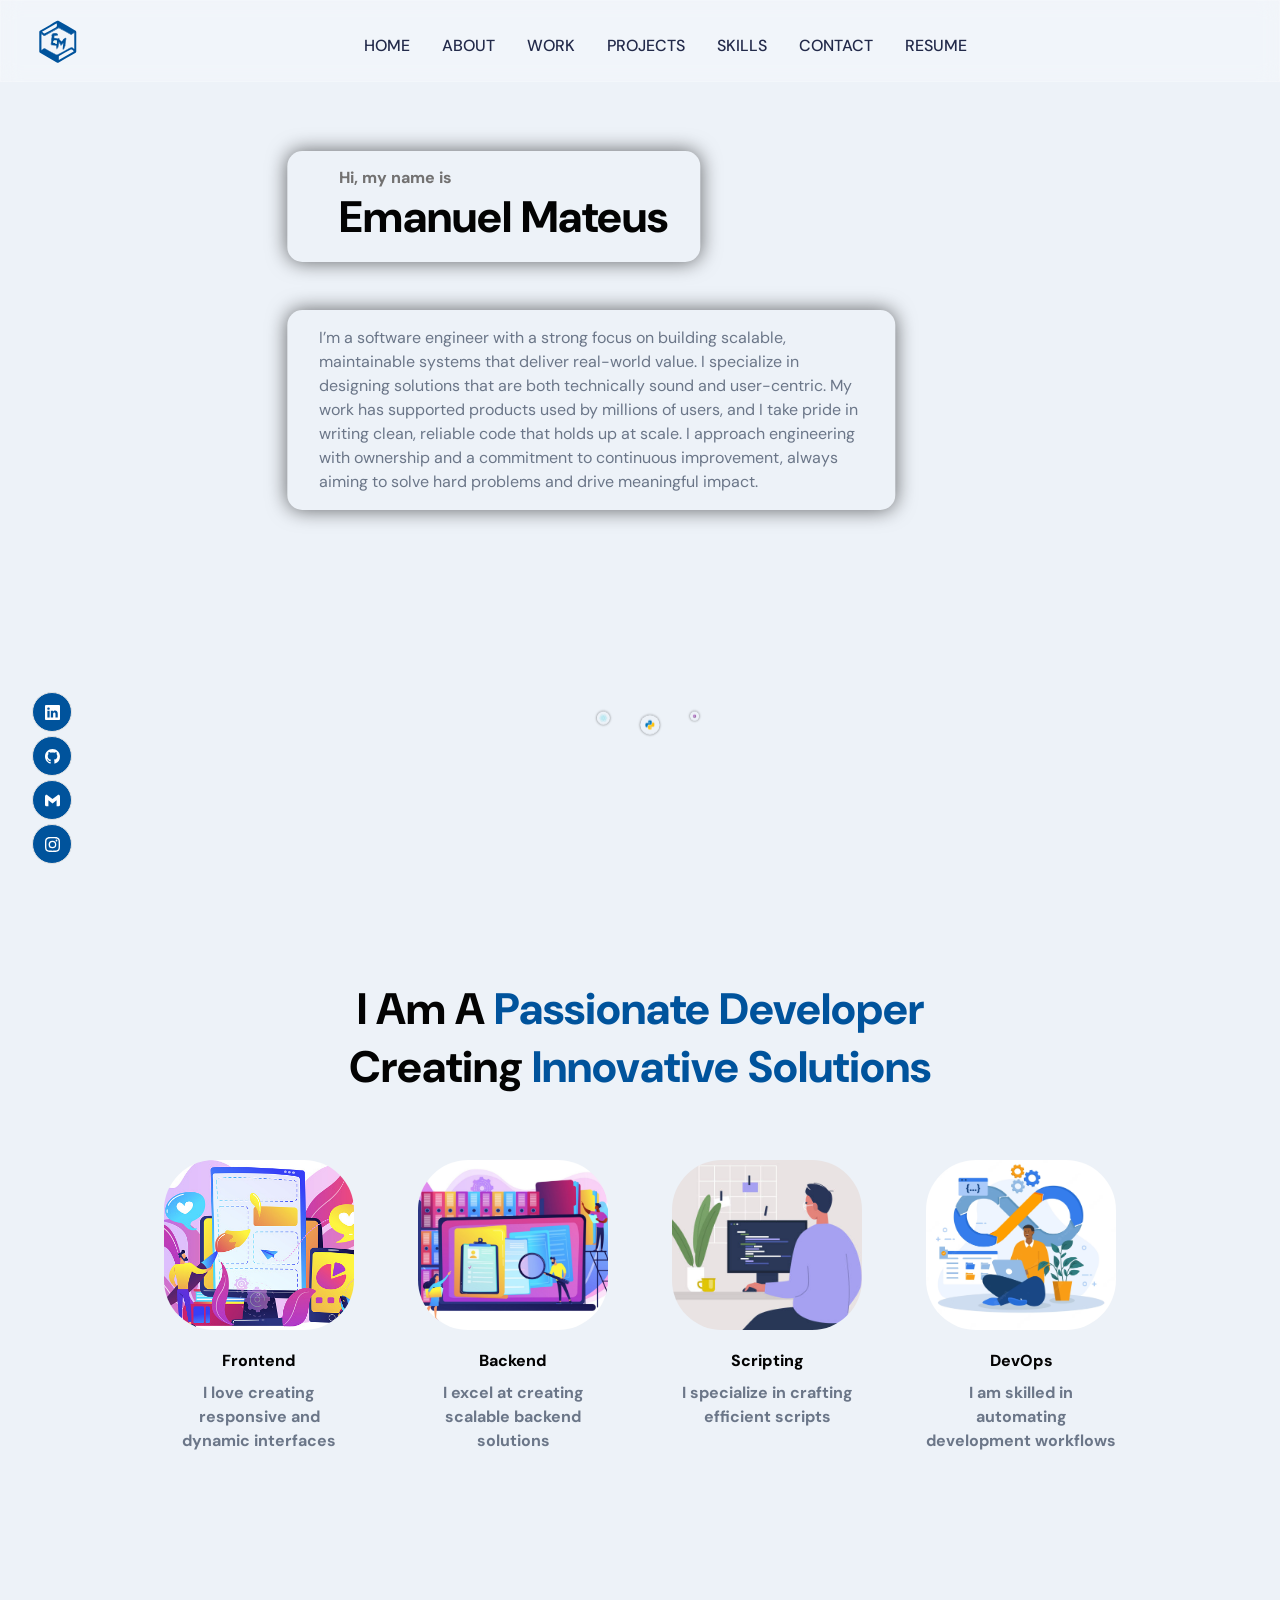
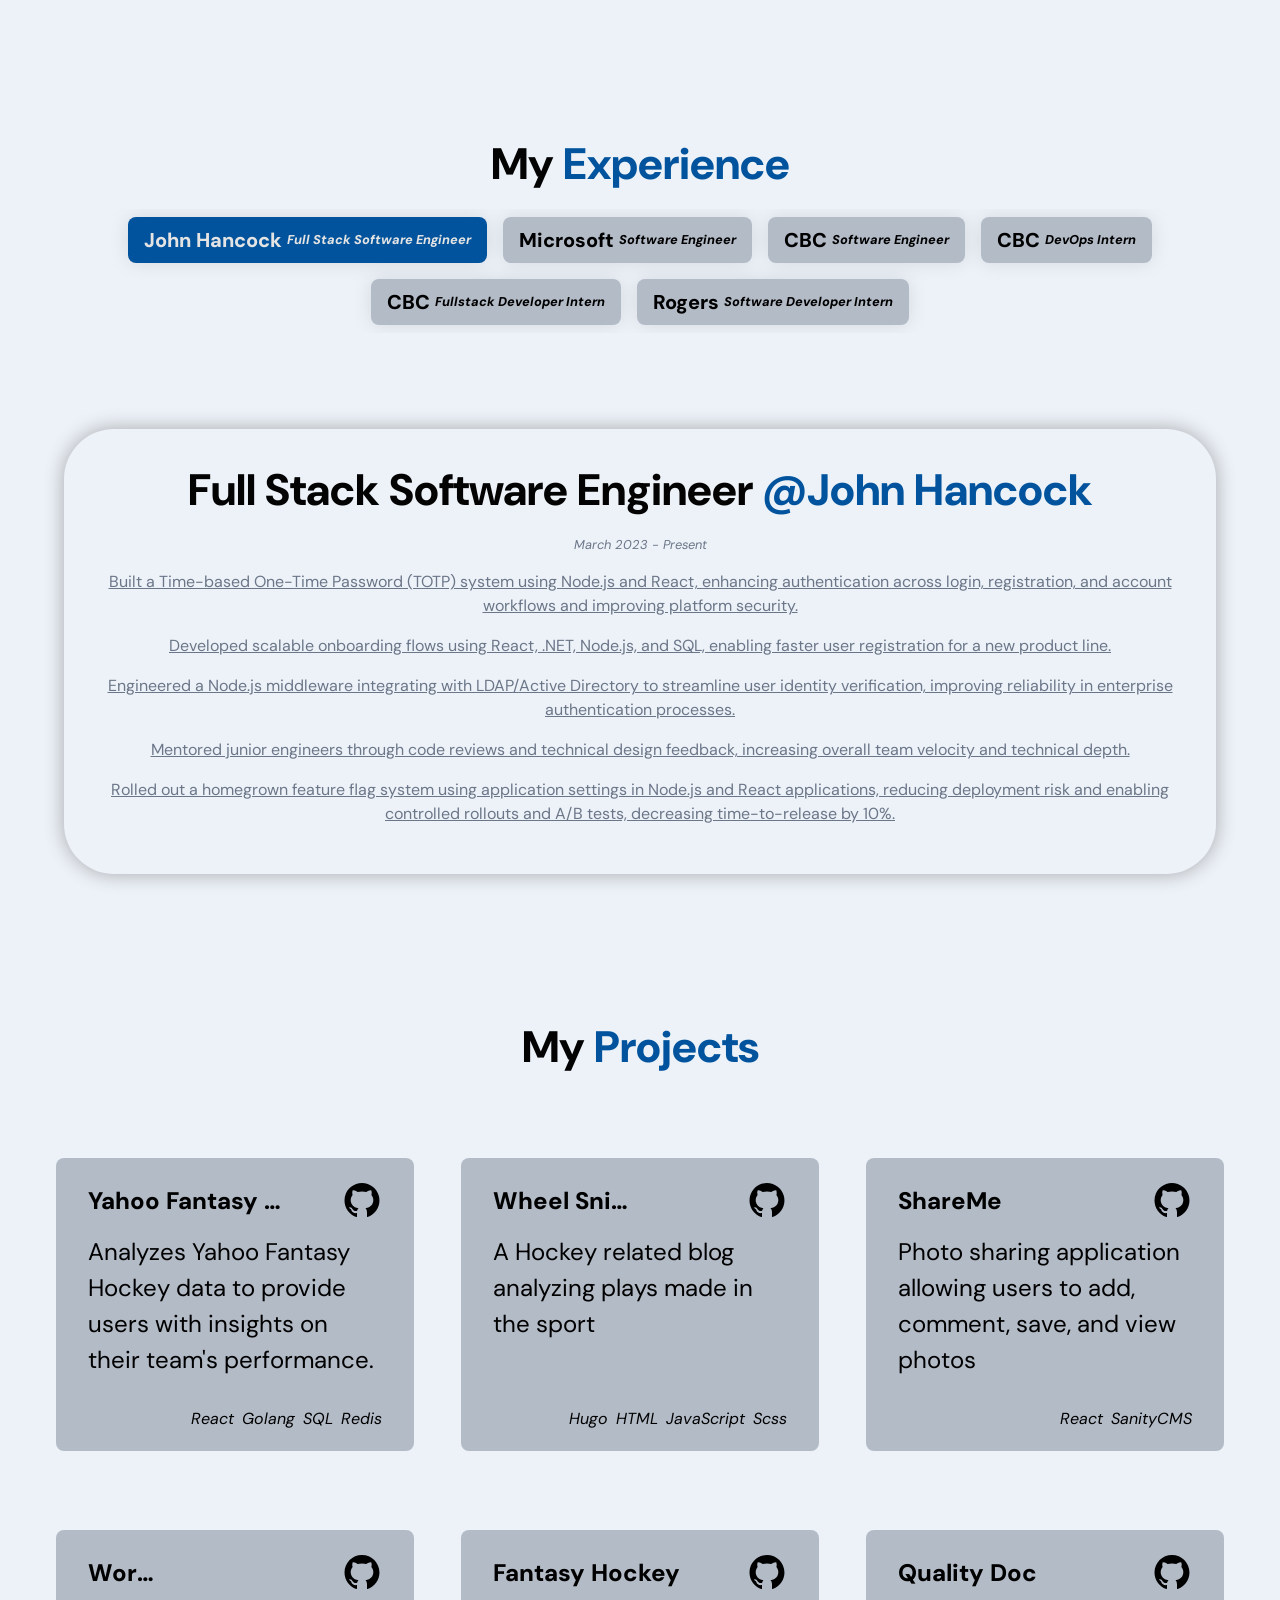
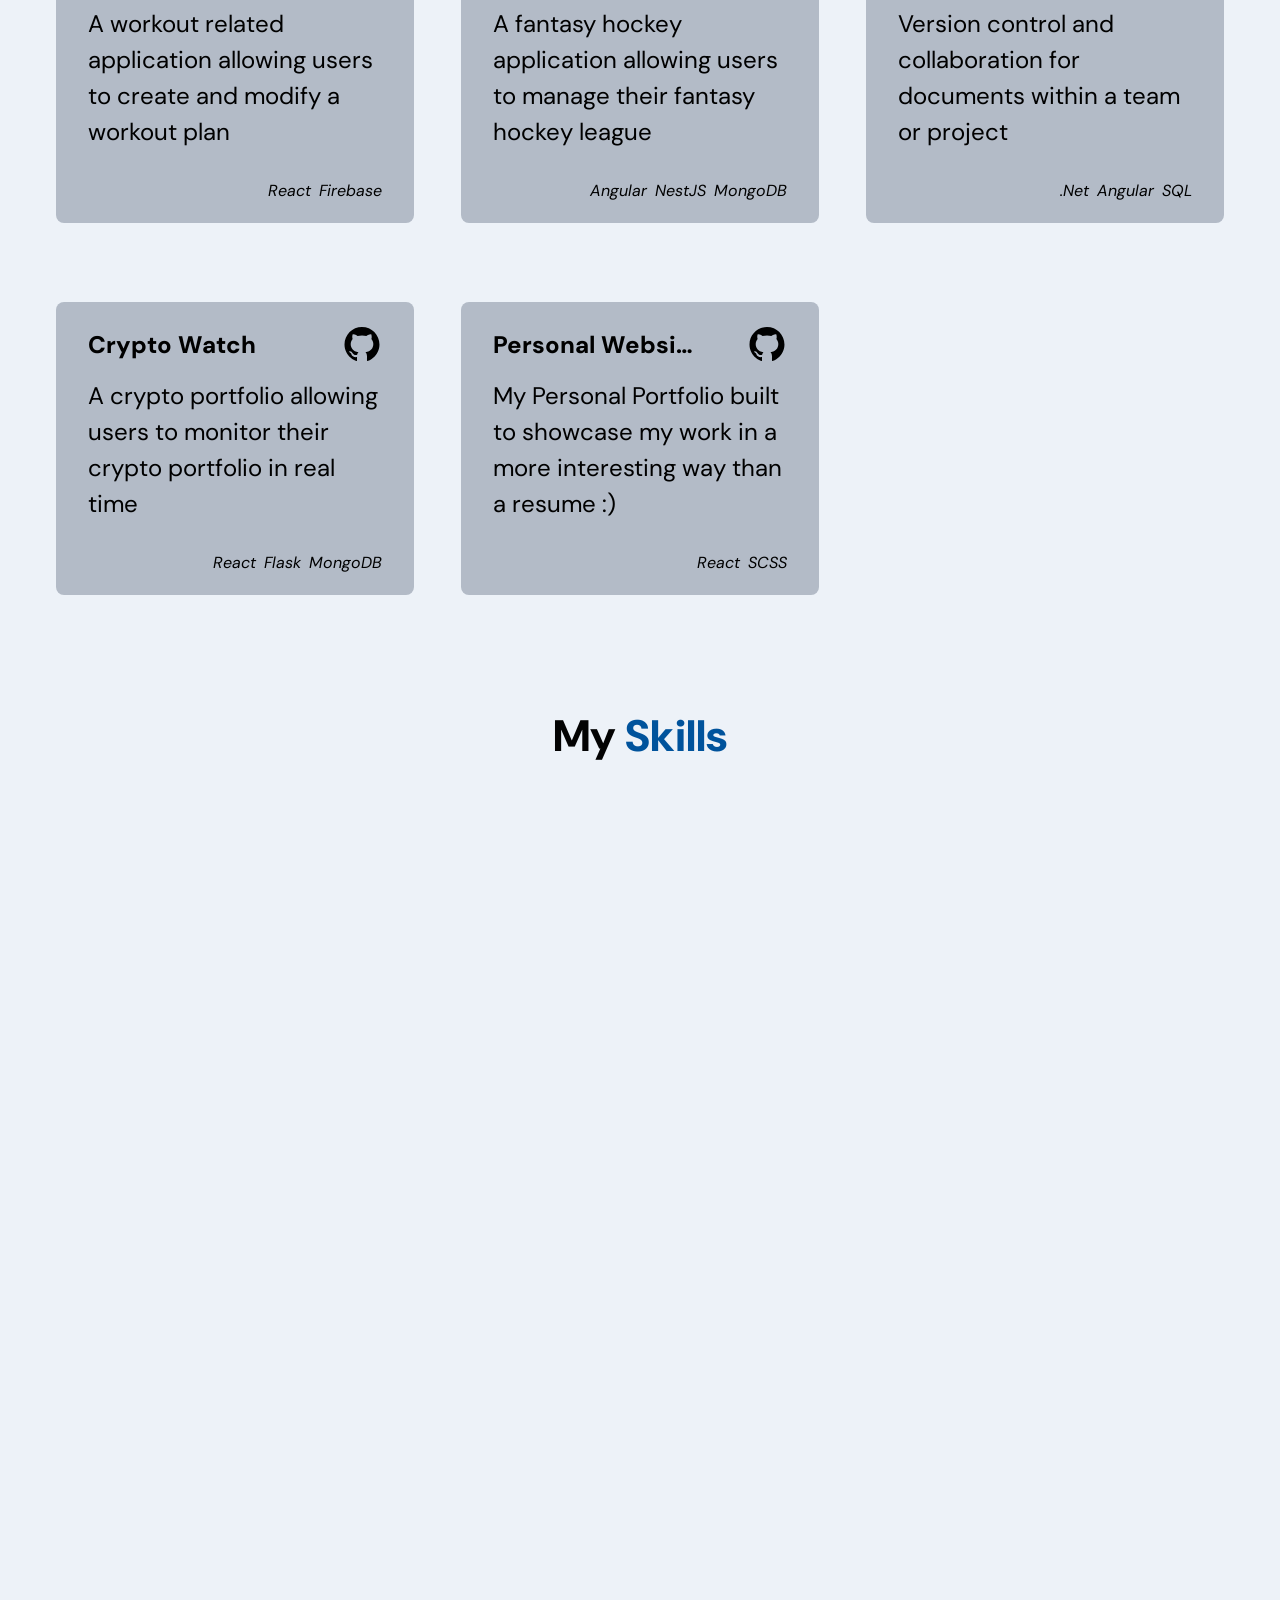
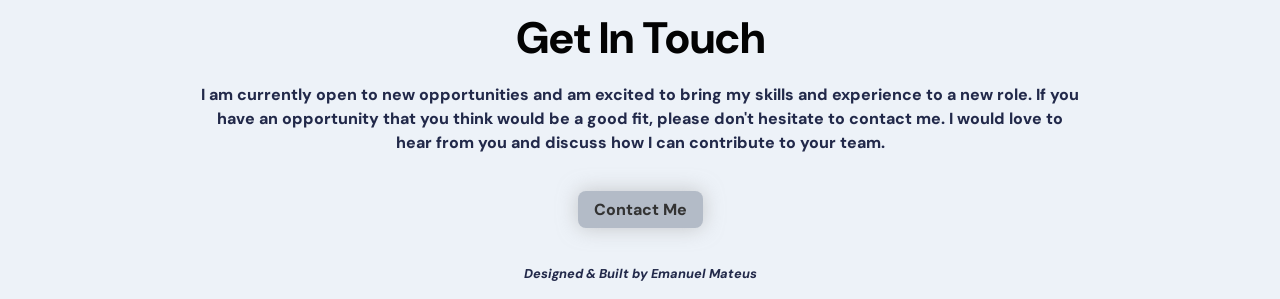
<file: index.html>
<!doctype html><html lang="en"><head><meta charset="utf-8"/><link rel="icon" href="/favicon.ico"/><meta name="viewport" content="width=device-width,initial-scale=1"/><meta name="theme-color" content="#000000"/><meta name="description" content="Web site created using create-react-app"/><link rel="apple-touch-icon" href="/logo192.png"/><link rel="manifest" href="/manifest.json"/><title>Emanuel Mateus</title><script async src="https://www.googletagmanager.com/gtag/js?id=G-9WCVSPR02T"></script><script>function gtag(){dataLayer.push(arguments)}window.dataLayer=window.dataLayer||[],gtag("js",new Date),gtag("config","G-9WCVSPR02T")</script><script defer="defer" src="/static/js/main.cc4bb267.js"></script><link href="/static/css/main.1e2263fa.css" rel="stylesheet"></head><body><noscript>You need to enable JavaScript to run this app.</noscript><div id="root"></div></body></html>
</file>
<file: static/css/main.1e2263fa.css>
@import url(https://fonts.googleapis.com/css2?family=DM+Sans:wght@400;500;700&display=swap);:root{--font-base:"DM Sans",sans-serif;--primary-color:#edf2f8;--opposite-primary-color:rgba(13,21,56,.908);--secondary-color:#00539c;--opposite-secondary-color:#eea47f;--black-color:#030303;--lightGray-color:#e4e4e4;--gray-color:#6b7688;--item-color:#b3bbc7;--brown-color:#46364a;--white-color:#fff}*{box-sizing:border-box;margin:0;padding:0;scroll-behavior:smooth}html:before{background-color:#edf2f8;background-color:var(--primary-color);content:"";height:100vh;left:0;position:fixed;top:0;width:100vw;z-index:-1}#about{min-height:75vh;position:relative}.app__about-section{flex:1 1;flex-direction:column;margin:5rem 0;width:100%}.app__profiles{flex-wrap:wrap;justify-content:center;margin-top:2rem}.app__profile-item,.app__profiles{align-items:flex-start;display:flex}.app__profile-item{flex-direction:column;justify-content:flex-start;margin:2rem;width:190px}.app__profile-item img{border-radius:50px;height:170px;object-fit:cover;width:100%}@media screen and (min-width:2000px){.app__profile-item img{height:320px}}.app__profile-item .profile-description,.app__profile-item .profile-title{text-align:center;width:100%}@media screen and (min-width:2000px){.app__profile-item{margin:2rem 4rem;width:370px}}.app__navbar{backdrop-filter:blur(10px);-webkit-backdrop-filter:blur(4px);background:hsla(0,0%,100%,.25);border:1px solid hsla(0,0%,100%,.18);justify-content:space-between;padding:1rem 2rem;position:fixed;width:100%;z-index:2}.app__navbar,.app__navbar-logo{align-items:center;display:flex}.app__navbar-logo{justify-content:flex-start}.app__navbar-logo img{width:50px}@media screen and (min-width:2500px){.app__navbar-logo img{width:80px}}.app__navbar-links{align-items:center;display:flex;flex:1 1;justify-content:center;list-style:none}.app__navbar-links li{cursor:pointer;flex-direction:column;margin:0 1rem}.app__navbar-links li div{background:transparent;border-radius:50%;height:5px;margin-bottom:5px;width:5px}.app__navbar-links li a{color:var(--opposite-primary-color);flex-direction:column;font-weight:500;text-decoration:none;text-transform:uppercase;transition:all .3s ease-in-out}.app__navbar-links li a:hover{color:var(--secondary-color)}.app__navbar-links li:hover div{background-color:var(--secondary-color)}@media screen and (max-width:900px){.app__navbar-links{display:none}}.app__navbar-menu{align-items:center;background-color:var(--secondary-color);border-radius:50%;display:flex;height:35px;justify-content:center;position:relative;width:35px}.app__navbar-menu svg{color:var(--white-color);height:70%;width:70%}.app__navbar-menu div{align-items:flex-end;background-color:var(--opposite-primary-color);background-repeat:repeat;background-size:cover;bottom:0;box-shadow:0 0 20px hsla(0,0%,66%,.15);display:flex;flex-direction:column;height:100vh;justify-content:flex-end;padding:1rem;position:fixed;right:0;top:0;width:80%;z-index:5}.app__navbar-menu div svg{color:var(--secondary-color);height:35px;margin:.5rem 1rem;width:35px}.app__navbar-menu div ul{align-items:flex-start;display:flex;flex-direction:column;height:100%;justify-content:flex-start;list-style:none;margin:0;padding:0;width:100%}.app__navbar-menu div ul li{margin:1rem}.app__navbar-menu div ul li a{color:var(--white-color);font-size:1rem;font-weight:500;text-decoration:none;text-transform:uppercase;transition:all .3s ease-in-out}.app__navbar-menu div ul li a:hover{color:var(--secondary-color)}@media screen and (min-width:900px){.app__navbar-menu,.app__navbar-menu div{display:none}}.app__social{bottom:0;flex-direction:column;left:0;padding:2rem;position:fixed;z-index:2}.app__social div{align-items:center;background-color:var(--secondary-color);border:1px solid var(--lightGray-color);border-radius:50%;display:flex;height:40px;justify-content:center;margin:.25rem 0;transition:all .3s ease-in-out;width:40px}.app__social div svg{color:var(--white-color);height:15px;width:15px}.app__social div:hover{scale:1.2}@media screen and (min-width:2000px){.app__social div{height:50px;margin:.5rem 0;width:50px}.app__social div svg{height:20px;width:20px}}@media screen and (max-width:1200px){.app__social{display:none}}.app_social-footer{display:flex;flex-direction:row}.app_social-footer div{align-items:center;background-color:var(--secondary-color);border:1px solid var(--lightGray-color);border-radius:50%;display:flex;height:40px;justify-content:center;margin:1rem;transition:all .3s ease-in-out;width:40px}.app_social-footer div svg{color:var(--white-color);height:15px;width:15px}.app_social-footer div:hover{scale:1.2}@media screen and (min-width:1201px){.app_social-footer{display:none}}#contact{position:relative}.app__footer-content{align-items:center;display:flex;flex-direction:column;justify-content:center;margin:0 auto;max-width:1200px}.app__footer-content p{color:var(--opposite-primary-color);font-weight:800;line-height:1.5;margin:1rem 10rem;text-align:center}@media screen and (max-width:1200px){.app__footer-content p{margin:1rem 5rem}}#home{min-height:100vh;position:relative}.app__header{flex:1 1;flex-direction:column;height:100%;margin-bottom:5rem;padding:6rem 2rem 0;width:100%}@media screen and (min-width:2000px){.app__header{padding-top:2rem}}@media screen and (max-width:1200px){.app__header{flex-direction:column}}@media screen and (max-width:400px){.app__header{padding:6rem 1rem 2rem}}.app__header-info{align-items:flex-end;display:flex;flex:.65 1;flex-direction:column;height:100%;justify-content:center;margin:0 1rem;width:50%}@media screen and (max-width:1200px){.app__header-info{margin-right:0;width:100%}}.app__header-badge{align-items:flex-start;display:flex;flex-direction:column;justify-content:flex-start;width:100%}.app__header-badge .badge-cmp,.app__header-badge .tag-cmp{border:var(--white-color);border-radius:15px;box-shadow:0 0 20px rgba(0,0,0,.6);flex-direction:row;padding:1rem 2rem;width:auto}@media screen and (max-width:1000px){.app__header-badge .badge-cmp,.app__header-badge .tag-cmp{width:95%}}.app__header-badge .tag-cmp{flex-direction:column;margin-top:3rem}.app__header-badge .tag-cmp p{text-align:left;width:100%}.app__header-badge .badge-cmp-oneliner{color:#727171}@media screen and (max-width:1200px){.app__header-badge{align-items:flex-start;justify-content:flex-start}}.app__header-circles{align-items:flex-start;display:flex;flex:.75 1;flex-direction:row;height:100%;justify-content:space-evenly;margin-left:1rem;width:100%}.app__header-circles div{align-items:center;background:var(--primary-color);border-radius:50%;box-shadow:0 0 20px rgba(0,0,0,.6);display:flex;height:100px;justify-content:center;width:100px}.app__header-circles div img{height:60%;width:60%}.app__header-circles div:first-child{height:100px;width:100px}.app__header-circles div:nth-child(2){height:150px;margin:1.75rem;width:150px}.app__header-circles div:nth-child(3){height:70px;width:70px}@media screen and (min-with:2000px){.app__header-circles div:first-child{height:400px;width:400px}.app__header-circles div:nth-child(2){height:170px;width:170px}.app__header-circles div:nth-child(3){height:200px;width:200px}}@media screen and (max-width:1200px){.app__header-circles{flex-direction:row;flex-wrap:wrap;margin-left:0;width:100%}.app__header-circles div{margin:1rem}}#projects{min-height:75vh;position:relative}.app__projects-section{margin:0 auto;max-width:1200px}.app__projects-section h2{text-align:center}.app__projects-portfolio{grid-gap:15px;display:grid;grid-template-columns:repeat(auto-fill,minmax(350px,1fr));margin-top:50px;position:relative}.app__projects-portfolio .app__project-item{background-color:var(--item-color);border-radius:.5rem;color:#000;margin:2rem 1rem;padding:1rem 2rem;transition:all .3s ease}.app__projects-portfolio .app__project-item:hover{background-color:var(--secondary-color);color:#fff;scale:1.03}.app__projects-portfolio .app__project-item:hover p{color:#d3d3d3}@media screen and (max-width:400px){.app__projects-portfolio .app__project-item{margin:1rem auto;width:95%}}@media screen and (max-width:1080px){.app__projects-portfolio{display:flex;flex-direction:column;justify-content:center}}.app__project-header{align-items:center;display:flex;height:20%;justify-content:space-between;padding:1rem 0;width:100%}.app__project-header a{color:inherit;text-decoration:none}.app__project-header h4{font-size:1.5rem;font-weight:800;max-width:70%;overflow:hidden;text-overflow:ellipsis;white-space:nowrap}.app__project-header h4:hover{margin-top:1rem;overflow:visible;white-space:normal}.app__project-content{flex-direction:column;height:70%;padding:.5rem 0;position:relative;width:100%}.app__project-content p{color:var(--grey-color);font-size:1.5rem;line-height:1.5;max-height:100%;overflow:hidden;text-align:left;text-overflow:ellipsis;width:100%}@media screen and (min-width:2000px){.app__project-content p{font-size:1.5rem}}.app__project-technologies{align-items:center;display:flex;flex-direction:row;height:10%;justify-content:flex-end}.app__project-technologies p{font-style:italic;padding:0 0 .5rem .5rem}#skills{min-height:75vh;position:relative}.app__skills-section{flex:1 1;flex-direction:column;margin:5rem 0;width:100%}.app__skills-container{align-items:flex-start;display:flex;flex-wrap:wrap;justify-content:center;margin-top:2rem}@media screen and (min-width:2000px){.app__skills-container{margin:2rem auto;max-width:40%}}@media screen and (min-width:1200px)and (max-width:2000px){.app__skills-container{margin:2rem auto;max-width:50%}}@media screen and (min-width:1000px)and (max-width:1200px){.app__skills-container{margin:2rem auto;max-width:80%}}@media screen and (max-width:1000px){.app__skills-container{flex-direction:column;width:100%}}.app__skills-list{align-items:flex-start;display:flex;flex:1 1;flex-wrap:wrap;justify-content:center}@media screen and (max-width:1000px){.app__skills-list{align-items:center;justify-content:center;margin-right:0}}.app__skills-item{align-items:center;display:flex;flex-direction:column;justify-content:center;margin:1rem;transition:all .3s ease-in-out}.app__skills-item div{background-color:var(--item-color);border-radius:50%;height:90px;margin:1rem;width:90px}.app__skills-item div img{height:50%;width:50%}.app__skills-item div:hover{box-shadow:0 0 25px var(--grey-color)}@media screen and (min-height:2000px){.app__skills-item div{height:150px;width:150px}}@media screen and (max-height:450px){.app__skills-item div{height:70px;width:70px}}.app__skills-item p{color:var(--gray-color);font-weight:500;margin-top:.5rem;text-align:center}@media screen and (min-width:2000px){.app__skills-item{margin:1rem 2rem}.app__skills-item p{margin-top:1rem}}#work{min-height:75vh;position:relative}.app__work-section{flex:1 1;flex-direction:column;margin:5rem 0;width:100%}.app__work-filter{align-items:center;display:flex;flex-direction:row;flex-wrap:wrap;justify-content:center;margin:1rem 0 2rem;overflow:hidden}.app__work-filter .app__work-filter-item{background-color:var(--item-color);border-radius:.5rem;box-shadow:0 0 20px rgba(0,0,0,.1);color:#000;cursor:pointer;font-size:20px;font-weight:800;margin:.5rem;padding:.5rem 1rem;transition:all .3s ease}.app__work-filter .app__work-filter-item:hover{box-shadow:0 0 40px rgba(0,0,0,.1);scale:1.05}@media screen and (min-width:2000px){.app__work-filter .app__work-filter-item{border-radius:.85;font-size:25px;padding:1rem 2rem}}@media screen and (max-width:1000px)and (min-width:500px){.app__work-filter .app__work-filter-item{min-width:500px}}@media screen and (max-width:500px){.app__work-filter .app__work-filter-item{width:100%}}.app__work-filter .item-active{background-color:var(--secondary-color);color:var(--lightGray-color)}.app__work-filter .item-inactive{display:none}.app__work-portfolio{align-items:center;display:flex;flex-wrap:wrap;justify-content:center}.app__work-portfolio .app__work-item{border-radius:50px;box-shadow:0 0 20px rgba(0,0,0,.3);flex-direction:column;margin:4rem;padding:2rem}.app__work-portfolio .app__work-item .app__work-content-time{color:var(--gray-color);margin:1rem}@media screen and (max-width:1000px){.app__work-portfolio .app__work-item{margin:1rem;padding:1rem}}.app__work-portfolio .item-inactive{display:none}.app__work-content-responsibilities-list li{align-items:center;display:flex;justify-content:center;margin-bottom:1rem;text-align:center;text-decoration:underline}@media screen and (max-width:1000px){.app__work-content-responsibilities-list li{align-items:flex-start;justify-content:flex-start;margin:1rem;text-align:left}}.app{background-color:var(--primary-color);font-family:var(--font-base)}.app__whitebg{background-color:var(--white-color)}.app__primarybg{background-color:var(--primary-color)}.app__container{display:flex;flex-direction:row;min-height:100vh;width:100%}.app__flex{align-items:center;display:flex;justify-content:center}.app__wrapper{flex:1 1;flex-direction:column;padding:4rem 2rem;width:100%}@media screen and (max-width:450px){.app__wrapper{padding:4rem 1rem 2rem}}.head-text{color:var(--black-color);font-size:2.75rem;font-weight:800;text-align:center;text-transform:capitalize}.head-text span{color:var(--secondary-color)}@media screen and (min-width:2000px){.head-text{font-size:4rem}}@media screen and (max-width:450px){.head-text{font-size:2rem}}.p-text{color:var(--gray-color);font-size:1rem;line-height:1.5;text-align:left}@media screen and (min-width:2000px){.p-text{font-size:1.75rem}}.small-text{color:var(--grey-color);font-size:.8rem;font-style:italic;line-height:1.5;text-align:left}@media screen and (min-width:2000px){.small-text{font-size:1.25rem}}.bold-text{color:var(--black-color);font-size:1rem;font-weight:800;text-align:left}@media screen and (min-width:2000px){.bold-text{font-size:2rem}}@media screen and (max-width:450px){.bold-text{font-size:.9rem}}.app__navigation{align-items:center;display:flex;flex-direction:column;justify-content:center;padding:1rem}.app__navigation .app__navigation-dot{background-color:#cbcbcb;border-radius:50%;height:10px;margin:.5rem;transition:background-color .2s ease-in-out;width:10px}.app__navigation .app__navigation-dot:hover{background-color:var(--secondary-color)}@media screen and (min-width:2000px){.app__navigation .app__navigation-dot{height:20px;width:20px}}@media screen and (max-width:500px){.app__navigation,.app__social{display:none}.copyright{padding:2rem}}.link-btn{background-color:var(--item-color);border-radius:.5rem;box-shadow:0 0 20px hsla(0,0%,66%,.6);color:#333;cursor:pointer;display:inline-block;font-size:1rem;font-weight:800;padding:.5rem 1rem;text-decoration:none}.link-btn:hover{background-color:var(--secondary-color);color:var(--white-color)}
/*# sourceMappingURL=main.1e2263fa.css.map*/
</file>
